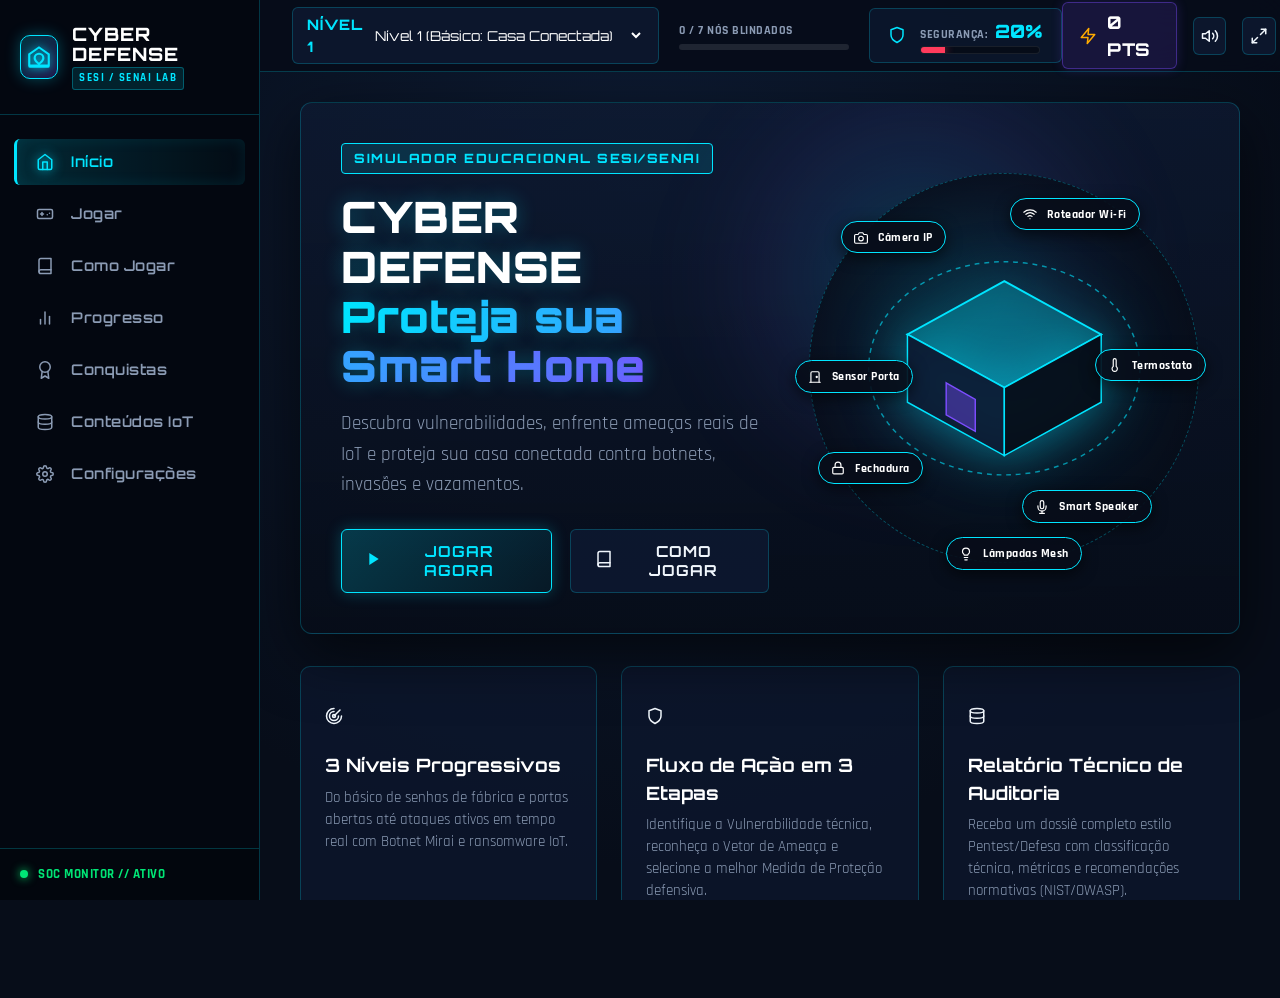
<file: index.html>
<!DOCTYPE html>
<html lang="pt-BR">
<head>
    <meta charset="UTF-8">
    <meta name="viewport" content="width=device-width, initial-scale=1.0">
    <title>Cyber Defense: Proteja sua Smart Home | Simulador IoT SESI/SENAI</title>
    <meta name="description" content="Simulador educativo de cibersegurança em IoT para o curso Técnico em Desenvolvimento de Sistemas (SESI/SENAI).">
    
    <!-- Estilos CSS -->
    <link rel="stylesheet" href="css/main.css">
    <link rel="stylesheet" href="css/components.css">
    <link rel="stylesheet" href="css/isometric-map.css">
    <link rel="stylesheet" href="css/report.css">
</head>
<body>

    <div id="app-layout">
        <!-- ==========================================
             1. SIDEBAR FIXA ESQUERDA
             ========================================== -->
        <aside id="app-sidebar">
            <div class="sidebar-brand-container">
                <div class="brand-icon-shield">
                    <!-- Ícone Casa com Escudo Holográfico SVG -->
                    <svg viewBox="0 0 24 24">
                        <path d="M12 2L2 9v11a2 2 0 0 0 2 2h16a2 2 0 0 0 2-2V9l-10-7zm0 2.25l8 5.75v9H4V10l8-5.75zm0 3.75a5 5 0 0 0-5 5c0 3.5 5 6.5 5 6.5s5-3 5-6.5a5 5 0 0 0-5-5zm0 2a3 3 0 0 1 3 3c0 1.5-2 3.5-3 4.4-1-.9-3-2.9-3-4.4a3 3 0 0 1 3-3z"/>
                    </svg>
                </div>
                <div class="brand-text">
                    <h1>CYBER DEFENSE</h1>
                    <span class="brand-tag-sesi">SESI / SENAI LAB</span>
                </div>
            </div>

            <!-- Menu de Navegação Profissional -->
            <nav class="sidebar-nav-menu">
                <a href="#home" class="nav-link active" data-view="home">
                    <span class="nav-icon" data-icon="home"></span>
                    <span>Início</span>
                </a>
                <a href="#game" class="nav-link" data-view="game">
                    <span class="nav-icon" data-icon="gamepad"></span>
                    <span>Jogar</span>
                </a>
                <a href="#howto" class="nav-link" data-view="howto">
                    <span class="nav-icon" data-icon="book"></span>
                    <span>Como Jogar</span>
                </a>
                <a href="#progress" class="nav-link" data-view="progress">
                    <span class="nav-icon" data-icon="barChart"></span>
                    <span>Progresso</span>
                </a>
                <a href="#achievements" class="nav-link" data-view="achievements">
                    <span class="nav-icon" data-icon="award"></span>
                    <span>Conquistas</span>
                </a>
                <a href="#knowledge" class="nav-link" data-view="knowledge">
                    <span class="nav-icon" data-icon="database"></span>
                    <span>Conteúdos IoT</span>
                </a>
                <a href="#settings" class="nav-link" data-view="settings">
                    <span class="nav-icon" data-icon="settings"></span>
                    <span>Configurações</span>
                </a>
            </nav>

            <!-- Rodapé da Sidebar com Status do SOC -->
            <div class="sidebar-footer-card">
                <div class="soc-pulse-indicator">
                    <span class="live-dot"></span>
                    <span>SOC MONITOR // ATIVO</span>
                </div>
            </div>
        </aside>

        <!-- ==========================================
             2. TOPBAR FIXA SUPERIOR
             ========================================== -->
        <div id="main-viewport">
            <header id="app-topbar">
                <div class="topbar-left-cluster">
                    <!-- Indicador de Nível Atual -->
                    <div class="level-badge-box">
                        <span class="level-tag" id="topbar-level-display">NÍVEL 1</span>
                        <select id="topbar-level-select" class="level-select-cyber" title="Trocar Nível">
                            <option value="1">Nível 1 (Básico: Casa Conectada)</option>
                            <option value="2">Nível 2 (Rede & Automação)</option>
                            <option value="3">Nível 3 (Ataque Ativo / Avançado)</option>
                        </select>
                    </div>

                    <!-- Barra de Progresso por Etapas / Nós Blindados -->
                    <div class="nodes-progress-group">
                        <div class="nodes-progress-label">
                            <span id="topbar-nodes-progress">0 / 7 NÓS BLINDADOS</span>
                        </div>
                        <div class="progress-track-cyber">
                            <div class="progress-bar-fill" id="topbar-nodes-bar"></div>
                        </div>
                    </div>

                    <!-- Medidor Dinâmico de Segurança: X% -->
                    <div class="security-gauge-group">
                        <span class="gauge-icon" data-icon="shield"></span>
                        <div class="gauge-meta">
                            <div class="gauge-title-row">
                                <span class="label">SEGURANÇA:</span>
                                <span class="val" id="topbar-security-val">20%</span>
                            </div>
                            <div class="gauge-track">
                                <div class="gauge-fill" id="topbar-security-gauge"></div>
                            </div>
                        </div>
                    </div>
                </div>

                <!-- Placar de Pontuação & Ações Rápidas -->
                <div class="topbar-right-cluster">
                    <div class="score-display-box">
                        <span class="score-icon" data-icon="zap"></span>
                        <span class="score-val" id="topbar-score-display">0 PTS</span>
                    </div>

                    <button class="quick-btn" id="btn-quick-sound" title="Silenciar / Ativar Som" data-icon="volume2">
                    </button>
                    <button class="quick-btn" id="btn-quick-fullscreen" title="Alternar Tela Cheia" data-icon="maximize">
                    </button>
                </div>
            </header>

            <!-- ==========================================
                 3. SEÇÕES DE CONTEÚDO (SPA)
                 ========================================== -->
            <div id="content-container">

                <!-- SEÇÃO 1: INÍCIO (HERO BANNER COM PLANTA ISOMÉTRICA) -->
                <section id="view-home" class="view-section active">
                    <div class="hero-banner-container">
                        <div class="hero-glow-back"></div>
                        <div class="hero-content-split">
                            <div class="hero-text-col">
                                <span class="hero-badge-tag">SIMULADOR EDUCACIONAL SESI/SENAI</span>
                                <h1 class="hero-main-title">CYBER DEFENSE<br><span>Proteja sua Smart Home</span></h1>
                                <p class="hero-subtitle">
                                    Descubra vulnerabilidades, enfrente ameaças reais de IoT e proteja sua casa conectada contra botnets, invasões e vazamentos.
                                </p>
                                <div class="hero-cta-group">
                                    <button class="cyber-btn cyber-btn-primary" id="btn-hero-play">
                                        <span data-icon="play"></span> JOGAR AGORA
                                    </button>
                                    <button class="cyber-btn cyber-btn-secondary" id="btn-hero-howto">
                                        <span data-icon="book"></span> COMO JOGAR
                                    </button>
                                </div>
                            </div>

                            <!-- Ilustração da Smart Home com Cúpula Holográfica e Etiquetas -->
                            <div class="hero-visual-col">
                                <div class="hero-holo-dome-wrapper">
                                    <div class="hero-house-graphic">
                                        <svg viewBox="0 0 300 240" fill="none" xmlns="http://www.w3.org/2000/svg">
                                            <!-- Telhado Isométrico -->
                                            <polygon points="150,30 250,85 150,140 50,85" fill="rgba(0, 229, 255, 0.25)" stroke="#00e5ff" stroke-width="2"/>
                                            <!-- Paredes da Casa -->
                                            <polygon points="50,85 150,140 150,210 50,155" fill="rgba(14, 26, 50, 0.9)" stroke="#00e5ff" stroke-width="1.5"/>
                                            <polygon points="150,140 250,85 250,155 150,210" fill="rgba(7, 13, 25, 0.95)" stroke="#00e5ff" stroke-width="1.5"/>
                                            <!-- Porta de Entrada com Fechadura -->
                                            <polygon points="90,135 120,152 120,185 90,168" fill="rgba(124, 77, 255, 0.4)" stroke="#7c4dff" stroke-width="1.5"/>
                                            <!-- Cúpula de Escudo -->
                                            <ellipse cx="150" cy="120" rx="140" ry="110" stroke="rgba(0, 229, 255, 0.6)" stroke-width="1.5" stroke-dasharray="5,5" fill="none"/>
                                        </svg>
                                    </div>

                                    <!-- Etiquetas Flutuantes Interativas -->
                                    <div class="hero-device-pill pill-camera" data-target-dev="camera"><span data-icon="camera"></span> Câmera IP</div>
                                    <div class="hero-device-pill pill-router" data-target-dev="router"><span data-icon="wifi"></span> Roteador Wi-Fi</div>
                                    <div class="hero-device-pill pill-lock" data-target-dev="smartlock"><span data-icon="lock"></span> Fechadura</div>
                                    <div class="hero-device-pill pill-speaker" data-target-dev="speaker"><span data-icon="mic"></span> Smart Speaker</div>
                                    <div class="hero-device-pill pill-thermostat" data-target-dev="thermostat"><span data-icon="thermometer"></span> Termostato</div>
                                    <div class="hero-device-pill pill-doorsensor" data-target-dev="doorsensor"><span data-icon="door"></span> Sensor Porta</div>
                                    <div class="hero-device-pill pill-bulb" data-target-dev="smartbulb"><span data-icon="bulb"></span> Lâmpadas Mesh</div>
                                </div>
                            </div>
                        </div>
                    </div>

                    <!-- Cards de Destaque -->
                    <div class="home-features-grid">
                        <div class="feature-card">
                            <div class="feature-icon" data-icon="radar"></div>
                            <h3>3 Níveis Progressivos</h3>
                            <p>Do básico de senhas de fábrica e portas abertas até ataques ativos em tempo real com Botnet Mirai e ransomware IoT.</p>
                        </div>
                        <div class="feature-card">
                            <div class="feature-icon" data-icon="shield"></div>
                            <h3>Fluxo de Ação em 3 Etapas</h3>
                            <p>Identifique a Vulnerabilidade técnica, reconheça o Vetor de Ameaça e selecione a melhor Medida de Proteção defensiva.</p>
                        </div>
                        <div class="feature-card">
                            <div class="feature-icon" data-icon="database"></div>
                            <h3>Relatório Técnico de Auditoria</h3>
                            <p>Receba um dossiê completo estilo Pentest/Defesa com classificação técnica, métricas e recomendações normativas (NIST/OWASP).</p>
                        </div>
                    </div>
                </section>

                <!-- SEÇÃO 2: JOGAR (MAPA ISOMÉTRICO INTERATIVO & GAMEPLAY) -->
                <section id="view-game" class="view-section">
                    <!-- Barra de Filtros Rápidos por Cômodo -->
                    <div class="map-filter-bar">
                        <span class="filter-lbl">FILTRAR CÔMODOS:</span>
                        <button class="filter-room-btn active" data-room="all">TODOS</button>
                        <button class="filter-room-btn" data-room="living">SALA DE ESTAR</button>
                        <button class="filter-room-btn" data-room="bedroom">QUARTO</button>
                        <button class="filter-room-btn" data-room="kitchen">COZINHA</button>
                        <button class="filter-room-btn" data-room="entrance">ENTRADA / FACHADA</button>
                        <div class="map-actions-cluster">
                            <button class="scan-radar-btn" id="btn-camera-mode" title="Alternar Ângulo de Câmera 3D">
                                <span data-icon="video"></span> CÂMERA: ÓRBITA 3D
                            </button>
                            <button class="scan-radar-btn" id="btn-palette-3d" title="Alternar Paleta de Cores Neon">
                                <span data-icon="sliders"></span> PALETA NEON
                            </button>
                            <button class="scan-radar-btn" id="btn-scan-network" title="Disparar Varredura com Radar e Pulso EMP">
                                <span data-icon="radar"></span> PULSO RADAR
                            </button>
                        </div>
                    </div>

                    <div class="gameplay-layout-grid">
                        <!-- Mapa Isométrico Interativo com Cúpula Holográfica -->
                        <div class="map-canvas-container" id="isometric-map-wrapper">
                            <!-- Canvas 2D / WebGL Fallback -->
                            <canvas id="dome-canvas"></canvas>

                            <!-- Banner Flutuante de Interação com Dispositivo [E] -->
                            <div id="agent-interaction-prompt-3d" class="interaction-prompt-3d" style="display: none;"></div>

                            <!-- HUD de Controles de Exploração Livre -->
                            <div class="exploration-hud-overlay" id="exploration-controls-hud">
                                <div class="hud-guide-badge">
                                    <span class="hud-icon"><span data-icon="gamepad"></span></span>
                                    <span>EXPLORAÇÃO 3D: <strong>WASD / Setas</strong> para andar | <strong>Clique no chão</strong> | <strong>Arrastar mouse</strong> para girar 3D | <strong>[E]</strong> Inspecionar</span>
                                </div>
                                <div class="virtual-dpad">
                                    <button class="dpad-btn dpad-up" id="btn-dpad-up">▲</button>
                                    <div class="dpad-middle">
                                        <button class="dpad-btn dpad-left" id="btn-dpad-left">◀</button>
                                        <button class="dpad-btn dpad-center" id="btn-dpad-interact">E</button>
                                        <button class="dpad-btn dpad-right" id="btn-dpad-right">▶</button>
                                    </div>
                                    <button class="dpad-btn dpad-down" id="btn-dpad-down">▼</button>
                                </div>
                            </div>
                        </div>

                        <!-- Painel Lateral SOC do Gameplay -->
                        <aside class="game-soc-sidebar">
                            <!-- Card de Radar de Ameaças -->
                            <div class="soc-status-card">
                                <h3><span data-icon="alertTriangle"></span> STATUS DO PERÍMETRO</h3>
                                <div class="threat-radar-indicator">
                                    <div class="threat-row">
                                        <span>Exposição WAN</span>
                                        <div class="threat-bar">
                                            <div class="threat-fill threat-fill-critical"></div>
                                        </div>
                                    </div>
                                    <div class="threat-row">
                                        <span>Isolamento VLAN</span>
                                        <div class="threat-bar">
                                            <div class="threat-fill threat-fill-medium"></div>
                                        </div>
                                    </div>
                                    <div class="threat-row">
                                        <span>Criptografia TLS</span>
                                        <div class="threat-bar">
                                            <div class="threat-fill threat-fill-low"></div>
                                        </div>
                                    </div>
                                </div>
                            </div>

                            <!-- Feed de Logs SOC ao Vivo -->
                            <div class="soc-live-feed-card">
                                <div class="feed-header">
                                    <span>SOC THREAT FEED // LIVE STREAM</span>
                                    <span class="live-dot"></span>
                                </div>
                                <div class="soc-live-stream-box" id="soc-live-stream-log">
                                    <div class="soc-feed-line">
                                        <span class="time">[INIT]</span>
                                        <span class="text">Simulador de Defesa Inicializado. Conectado ao Gateway IoT.</span>
                                    </div>
                                </div>
                            </div>
                        </aside>
                    </div>
                </section>

                <!-- SEÇÃO 3: COMO JOGAR -->
                <section id="view-howto" class="view-section">
                    <div class="page-header-box">
                        <h2>COMO JOGAR O SIMULADOR</h2>
                        <p>Domine os 3 pilares da cibersegurança em IoT para neutralizar ameaças e blindar a residência.</p>
                    </div>

                    <div class="howto-steps-grid">
                        <div class="howto-card">
                            <div class="card-step-num">01</div>
                            <h3>Navegue e Inspecione</h3>
                            <p>Observe a planta da casa. Dispositivos vulneráveis exibem um indicador de alerta e notificações estilo SOC. Clique em qualquer nó para abrir o console de inspeção.</p>
                        </div>
                        <div class="howto-card">
                            <div class="card-step-num">02</div>
                            <h3>Resolva as 3 Etapas</h3>
                            <p>Para cada dispositivo, passe pelas 3 etapas obrigatórias:
                                <br>1. <strong>Identificar Vulnerabilidade</strong>
                                <br>2. <strong>Reconhecer Ameaça</strong>
                                <br>3. <strong>Selecionar Medida de Proteção</strong>
                            </p>
                        </div>
                        <div class="howto-card">
                            <div class="card-step-num">03</div>
                            <h3>Blinde a Cúpula</h3>
                            <p>Cada acerto fortalece a Cúpula Holográfica e sobe o medidor de Segurança %. Ao proteger todos os 7 dispositivos, você recebe o Relatório Técnico de Auditoria.</p>
                        </div>
                    </div>
                </section>

                <!-- SEÇÃO 4: PROGRESSO -->
                <section id="view-progress" class="view-section">
                    <div class="page-header-box">
                        <h2>PAINEL DE PROGRESSO & AUDITORIA</h2>
                        <p>Acompanhe suas estatísticas de defesa cibernética, taxa de precisão e histórico de intervenções.</p>
                    </div>
                    <div id="progress-dashboard-content"></div>
                </section>

                <!-- SEÇÃO 5: CONQUISTAS -->
                <section id="view-achievements" class="view-section">
                    <div class="page-header-box">
                        <h2>CONQUISTAS E MEDALHAS</h2>
                        <p>Desbloqueie insígnias de excelência em cibersegurança e mostre suas habilidades como especialista.</p>
                    </div>
                    <div class="achievements-grid" id="achievements-grid"></div>
                </section>

                <!-- SEÇÃO 6: CONTEÚDOS & GLOSSÁRIO TÉCNICO SESI/SENAI -->
                <section id="view-knowledge" class="view-section">
                    <div class="page-header-box">
                        <h2>CONTEÚDOS EDUCATIVOS // IOT & CIBERSEGURANÇA</h2>
                        <p>Guia de referência para o curso Técnico em Desenvolvimento de Sistemas (SESI/SENAI).</p>
                    </div>

                    <div class="kb-tabs-bar">
                        <button class="kb-tab-btn active" data-target="kb-protocols-list">PROTOCOLOS IOT</button>
                        <button class="kb-tab-btn" data-target="kb-threats-list">AMEAÇAS CIBERNÉTICAS</button>
                        <button class="kb-tab-btn" data-target="kb-practices-list">BOAS PRÁTICAS & NORMAS</button>
                    </div>

                    <!-- Abas de Conteúdo -->
                    <div class="kb-tab-pane active" id="kb-protocols-list"></div>
                    <div class="kb-tab-pane" id="kb-threats-list"></div>
                    <div class="kb-tab-pane" id="kb-practices-list"></div>
                </section>

                <!-- SEÇÃO 7: CONFIGURAÇÕES -->
                <section id="view-settings" class="view-section">
                    <div class="page-header-box">
                        <h2>CONFIGURAÇÕES DO SIMULADOR</h2>
                        <p>Ajuste os parâmetros de áudio sintetizado, efeitos visuais e gerenciamento de dados salvos.</p>
                    </div>

                    <div class="settings-group">
                        <div class="setting-row">
                            <div class="setting-info">
                                <h4>Efeitos Sonoros (Web Audio API)</h4>
                                <p>Sons sintetizados em tempo real para cliques, alertas, acertos e glitches.</p>
                            </div>
                            <label class="cyber-switch">
                                <input type="checkbox" id="setting-sound-toggle" checked>
                                <span class="switch-slider"></span>
                            </label>
                        </div>

                        <div class="setting-row">
                            <div class="setting-info">
                                <h4>Volume Master</h4>
                                <p>Controle de ganho principal do sintetizador de áudio.</p>
                            </div>
                            <input type="range" class="cyber-slider" id="setting-volume-slider" min="0" max="1" step="0.05" value="0.5">
                        </div>

                        <div class="setting-row">
                            <div class="setting-info">
                                <h4>Ambiência Cyber (Drone Lo-Fi Procedural)</h4>
                                <p>Sintetizador procedural de fundo gerando textura sci-fi suave e imersiva.</p>
                            </div>
                            <label class="cyber-switch">
                                <input type="checkbox" id="setting-ambient-toggle">
                                <span class="switch-slider"></span>
                            </label>
                        </div>

                        <div class="setting-row">
                            <div class="setting-info">
                                <h4>Efeito CRT / Scanlines</h4>
                                <p>Adiciona linhas de varredura retrô-futuristas na interface.</p>
                            </div>
                            <label class="cyber-switch">
                                <input type="checkbox" id="setting-scanlines-toggle">
                                <span class="switch-slider"></span>
                            </label>
                        </div>

                        <div class="setting-row">
                            <div class="setting-info">
                                <h4>Resetar Todo o Progresso</h4>
                                <p>Limpa pontuações salvas no LocalStorage e reinicia os 3 níveis.</p>
                            </div>
                            <button class="cyber-btn cyber-btn-danger" id="btn-reset-progress">
                                <span data-icon="rotate"></span> RESETAR DADOS
                            </button>
                        </div>
                    </div>
                </section>

            </div>
        </div>
    </div>

    <!-- ==========================================
         4. MODAL INSPETOR DE DISPOSITIVOS (3 ETAPAS)
         ========================================== -->
    <div id="device-inspector-modal" class="cyber-modal-overlay">
        <div class="inspector-modal-box">
            <button class="modal-close-btn" title="Fechar Janela">✕</button>
            <div class="modal-body-container"></div>
        </div>
    </div>

    <!-- ==========================================
         5. MODAL RELATÓRIO FINAL DE AUDITORIA
         ========================================== -->
    <div id="audit-report-modal" class="cyber-modal-overlay">
        <div class="report-modal-box">
            <button class="report-close-btn" title="Fechar Janela">✕</button>
            <div class="report-modal-content"></div>
        </div>
    </div>

    <!-- Scripts da Aplicação Modular -->
    <script src="js/icons.js"></script>
    <script src="js/audio.js"></script>
    <script src="js/data.js"></script>
    <script src="js/gameState.js"></script>
    <script src="js/three.min.js"></script>
    <script src="js/OrbitControls.js"></script>
    <script src="js/smartHome3D.js"></script>
    <script src="js/explorationMode.js"></script>
    <script src="js/isometricMap.js"></script>
    <script src="js/modalInspector.js"></script>
    <script src="js/report.js"></script>
    <script src="js/app.js"></script>
</body>
</html>
</file>
<file: css/main.css>
/**
 * Cyber Defense: Proteja sua Smart Home
 * Estilos Principais (main.css)
 * SESI/SENAI - Técnico em Desenvolvimento de Sistemas
 */

@import url('https://fonts.googleapis.com/css2?family=JetBrains+Mono:wght@400;600;800&family=Orbitron:wght@500;700;900&family=Rajdhani:wght@500;600;700&display=swap');

:root {
    /* Paleta Cyberpunk & Dark Mode */
    --bg-deep: #070d19;
    --bg-darker: #040810;
    --bg-surface: rgba(14, 26, 50, 0.65);
    --bg-surface-elevated: rgba(20, 36, 68, 0.85);
    --border-glass: rgba(0, 229, 255, 0.22);
    --border-glass-hover: rgba(0, 229, 255, 0.6);

    /* Cores Neons e Alertas */
    --cyber-cyan: #00e5ff;
    --cyber-cyan-glow: rgba(0, 229, 255, 0.4);
    --cyber-green: #00e676;
    --cyber-green-glow: rgba(0, 230, 118, 0.4);
    --cyber-red: #ff3b5c;
    --cyber-red-glow: rgba(255, 59, 92, 0.45);
    --cyber-purple: #7c4dff;
    --cyber-purple-glow: rgba(124, 77, 255, 0.35);
    --cyber-amber: #ffab00;

    /* Tipografia e Cores de Texto */
    --text-primary: #f0f6fc;
    --text-secondary: #8b9bb4;
    --text-muted: #57657a;
    --font-heading: 'Orbitron', 'Rajdhani', sans-serif;
    --font-ui: 'Rajdhani', -apple-system, BlinkMacSystemFont, 'Segoe UI', Roboto, sans-serif;
    --font-mono: 'JetBrains Mono', Consolas, 'Courier New', monospace;

    /* Dimensões de Layout */
    --sidebar-width: 260px;
    --topbar-height: 72px;
}

/* Reset Global & Caixa */
*, *::before, *::after {
    box-sizing: border-box;
    margin: 0;
    padding: 0;
}

html, body {
    width: 100%;
    height: 100%;
    background-color: var(--bg-deep);
    color: var(--text-primary);
    font-family: var(--font-ui);
    font-size: 16px;
    line-height: 1.5;
    overflow-x: hidden;
    -webkit-font-smoothing: antialiased;
}

/* Scrollbar Personalizada Cyber */
::-webkit-scrollbar {
    width: 8px;
    height: 8px;
}
::-webkit-scrollbar-track {
    background: var(--bg-darker);
}
::-webkit-scrollbar-thumb {
    background: rgba(0, 229, 255, 0.3);
    border-radius: 4px;
}
::-webkit-scrollbar-thumb:hover {
    background: var(--cyber-cyan);
    box-shadow: 0 0 10px var(--cyber-cyan-glow);
}

/* Efeito Opcional de Scanlines CRT */
.scanlines-enabled::after {
    content: " ";
    display: block;
    position: fixed;
    top: 0; left: 0; bottom: 0; right: 0;
    background: linear-gradient(rgba(18, 16, 16, 0) 50%, rgba(0, 0, 0, 0.25) 50%), linear-gradient(90deg, rgba(255, 0, 0, 0.04), rgba(0, 255, 0, 0.01), rgba(0, 0, 255, 0.04));
    z-index: 9999;
    background-size: 100% 3px, 6px 100%;
    pointer-events: none;
    opacity: 0.8;
}

/* Efeito Glitch de Intrusão */
@keyframes screenGlitchAnim {
    0% { transform: translate(0); filter: hue-rotate(0deg); }
    20% { transform: translate(-3px, 3px); filter: hue-rotate(90deg) brightness(1.3); }
    40% { transform: translate(-3px, -3px); filter: hue-rotate(180deg); }
    60% { transform: translate(3px, 3px); filter: hue-rotate(270deg); }
    80% { transform: translate(3px, -3px); filter: hue-rotate(360deg); }
    100% { transform: translate(0); filter: none; }
}

.intrusion-glitch-active {
    animation: screenGlitchAnim 0.3s cubic-bezier(0.25, 0.46, 0.45, 0.94) both;
}

/* Estrutura Principal da Aplicação */
#app-layout {
    display: flex;
    min-height: 100vh;
    width: 100vw;
    background: radial-gradient(circle at 50% 20%, #0d1b33 0%, var(--bg-deep) 65%);
}

/* Área de Conteúdo Principal */
#main-viewport {
    margin-left: var(--sidebar-width);
    flex: 1;
    display: flex;
    flex-direction: column;
    min-height: 100vh;
    position: relative;
}

#content-container {
    padding-top: var(--topbar-height);
    flex: 1;
    position: relative;
    padding-bottom: 40px;
}

/* Alternância de Telas (SPA) */
.view-section {
    display: none;
    padding: 30px 40px;
    animation: fadeInView 0.35s ease-out forwards;
}

.view-section.active {
    display: block;
}

@keyframes fadeInView {
    from {
        opacity: 0;
        transform: translateY(8px);
    }
    to {
        opacity: 1;
        transform: translateY(0);
    }
}

/* Utilitários Tipográficos */
.font-mono {
    font-family: var(--font-mono) !important;
}

.text-cyan { color: var(--cyber-cyan) !important; }
.text-green { color: var(--cyber-green) !important; }
.text-red { color: var(--cyber-red) !important; }
.text-purple { color: var(--cyber-purple) !important; }
.text-muted { color: var(--text-muted) !important; }

/* Botões Cyber Reutilizáveis */
.cyber-btn {
    display: inline-flex;
    align-items: center;
    justify-content: center;
    gap: 10px;
    padding: 12px 24px;
    font-family: var(--font-heading);
    font-size: 0.95rem;
    font-weight: 700;
    text-transform: uppercase;
    letter-spacing: 1px;
    border-radius: 6px;
    cursor: pointer;
    transition: all 0.2s cubic-bezier(0.4, 0, 0.2, 1);
    position: relative;
    overflow: hidden;
    outline: none;
}

.cyber-btn-primary {
    background: linear-gradient(135deg, rgba(0, 229, 255, 0.2), rgba(0, 229, 255, 0.05));
    border: 1.5px solid var(--cyber-cyan);
    color: var(--cyber-cyan);
    box-shadow: 0 0 15px rgba(0, 229, 255, 0.25);
}

.cyber-btn-primary:hover {
    background: var(--cyber-cyan);
    color: #070d19;
    box-shadow: 0 0 25px var(--cyber-cyan-glow);
    transform: translateY(-2px);
}

.cyber-btn-secondary {
    background: rgba(14, 26, 50, 0.8);
    border: 1.5px solid var(--border-glass);
    color: var(--text-primary);
}

.cyber-btn-secondary:hover {
    border-color: var(--cyber-cyan);
    color: var(--cyber-cyan);
    transform: translateY(-2px);
}

.cyber-btn-success {
    background: linear-gradient(135deg, rgba(0, 230, 118, 0.2), rgba(0, 230, 118, 0.05));
    border: 1.5px solid var(--cyber-green);
    color: var(--cyber-green);
    box-shadow: 0 0 15px rgba(0, 230, 118, 0.25);
}

.cyber-btn-success:hover {
    background: var(--cyber-green);
    color: #070d19;
    box-shadow: 0 0 25px var(--cyber-green-glow);
    transform: translateY(-2px);
}

.cyber-btn-danger {
    background: linear-gradient(135deg, rgba(255, 59, 92, 0.2), rgba(255, 59, 92, 0.05));
    border: 1.5px solid var(--cyber-red);
    color: var(--cyber-red);
    box-shadow: 0 0 15px rgba(255, 59, 92, 0.25);
}

.cyber-btn-danger:hover {
    background: var(--cyber-red);
    color: #fff;
    box-shadow: 0 0 25px var(--cyber-red-glow);
    transform: translateY(-2px);
}

.cyber-btn-ghost {
    background: transparent;
    border: 1px solid rgba(255, 255, 255, 0.15);
    color: var(--text-secondary);
}

.cyber-btn-ghost:hover {
    border-color: #fff;
    color: #fff;
}

/* Toasts de Notificação Cyber */
.cyber-toast {
    position: fixed;
    bottom: 24px;
    right: 24px;
    padding: 14px 22px;
    background: rgba(7, 13, 25, 0.95);
    backdrop-filter: blur(12px);
    border-radius: 6px;
    font-family: var(--font-heading);
    font-size: 0.9rem;
    font-weight: 600;
    letter-spacing: 0.5px;
    z-index: 10000;
    opacity: 0;
    transform: translateY(20px);
    transition: all 0.3s cubic-bezier(0.4, 0, 0.2, 1);
    box-shadow: 0 10px 30px rgba(0, 0, 0, 0.7);
    pointer-events: none;
}

.cyber-toast.show {
    opacity: 1;
    transform: translateY(0);
}

.toast-info {
    border-left: 4px solid var(--cyber-cyan);
    color: var(--cyber-cyan);
}
.toast-success {
    border-left: 4px solid var(--cyber-green);
    color: var(--cyber-green);
}
.toast-danger {
    border-left: 4px solid var(--cyber-red);
    color: var(--cyber-red);
}
.toast-warning {
    border-left: 4px solid var(--cyber-amber);
    color: var(--cyber-amber);
}

/* Banner Flutuante de Conquista */
.achievement-toast-banner {
    position: fixed;
    top: calc(var(--topbar-height) + 16px);
    right: 24px;
    display: flex;
    align-items: center;
    gap: 16px;
    padding: 18px 24px;
    background: rgba(14, 26, 50, 0.96);
    backdrop-filter: blur(16px);
    border: 1.5px solid var(--cyber-amber);
    border-radius: 8px;
    box-shadow: 0 10px 40px rgba(255, 171, 0, 0.35);
    z-index: 9998;
    opacity: 0;
    transform: translateX(50px);
    transition: all 0.4s cubic-bezier(0.34, 1.56, 0.64, 1);
}

.achievement-toast-banner.show {
    opacity: 1;
    transform: translateX(0);
}

.ach-toast-icon {
    font-size: 2.2rem;
    filter: drop-shadow(0 0 10px rgba(255, 171, 0, 0.8));
}

.ach-toast-sub {
    font-size: 0.75rem;
    font-weight: 800;
    color: var(--cyber-amber);
    letter-spacing: 1.5px;
    text-transform: uppercase;
}

.ach-toast-title {
    font-family: var(--font-heading);
    font-size: 1.15rem;
    color: #fff;
    margin: 2px 0;
}

.ach-toast-desc {
    font-size: 0.85rem;
    color: var(--text-secondary);
}
</file>
<file: css/components.css>
/**
 * Cyber Defense: Proteja sua Smart Home
 * Componentes de Interface (components.css)
 * SESI/SENAI - Técnico em Desenvolvimento de Sistemas
 */

/* =======================================================
   1. SIDEBAR FIXA ESQUERDA
   ======================================================= */
#app-sidebar {
    position: fixed;
    top: 0;
    left: 0;
    width: var(--sidebar-width);
    height: 100vh;
    background: rgba(4, 8, 16, 0.95);
    backdrop-filter: blur(20px);
    border-right: 1.5px solid var(--border-glass);
    display: flex;
    flex-direction: column;
    z-index: 1000;
}

.sidebar-brand-container {
    padding: 24px 20px;
    border-bottom: 1px solid var(--border-glass);
    display: flex;
    align-items: center;
    gap: 14px;
}

.brand-icon-shield {
    width: 44px;
    height: 44px;
    background: linear-gradient(135deg, rgba(0, 229, 255, 0.2), rgba(124, 77, 255, 0.25));
    border: 1.5px solid var(--cyber-cyan);
    border-radius: 10px;
    display: flex;
    align-items: center;
    justify-content: center;
    box-shadow: 0 0 15px rgba(0, 229, 255, 0.3);
}

.brand-icon-shield svg {
    width: 26px;
    height: 26px;
    fill: var(--cyber-cyan);
    filter: drop-shadow(0 0 5px var(--cyber-cyan));
}

.brand-text h1 {
    font-family: var(--font-heading);
    font-size: 1.15rem;
    font-weight: 800;
    letter-spacing: 1px;
    color: #fff;
    line-height: 1.1;
}

.brand-tag-sesi {
    display: inline-block;
    margin-top: 3px;
    font-size: 0.68rem;
    font-weight: 800;
    letter-spacing: 1.5px;
    color: var(--cyber-cyan);
    background: rgba(0, 229, 255, 0.12);
    padding: 2px 6px;
    border-radius: 3px;
    border: 1px solid rgba(0, 229, 255, 0.3);
}

/* Menu de Navegação da Sidebar */
.sidebar-nav-menu {
    flex: 1;
    padding: 24px 14px;
    display: flex;
    flex-direction: column;
    gap: 6px;
    overflow-y: auto;
}

.nav-link {
    display: flex;
    align-items: center;
    gap: 14px;
    padding: 12px 16px;
    color: var(--text-secondary);
    text-decoration: none;
    font-family: var(--font-heading);
    font-size: 0.92rem;
    font-weight: 600;
    letter-spacing: 0.5px;
    border-radius: 6px;
    transition: all 0.2s ease;
    border-left: 3px solid transparent;
}

.nav-link .nav-icon {
    font-size: 1.25rem;
    width: 24px;
    display: flex;
    justify-content: center;
    transition: transform 0.2s ease;
}

.nav-link:hover {
    color: #fff;
    background: rgba(0, 229, 255, 0.08);
    border-left-color: rgba(0, 229, 255, 0.5);
}

.nav-link:hover .nav-icon {
    transform: scale(1.15);
}

.nav-link.active {
    color: var(--cyber-cyan);
    background: linear-gradient(90deg, rgba(0, 229, 255, 0.15), rgba(0, 229, 255, 0.02));
    border-left-color: var(--cyber-cyan);
    box-shadow: inset 0 0 15px rgba(0, 229, 255, 0.1);
}

.nav-link.active .nav-icon {
    filter: drop-shadow(0 0 6px var(--cyber-cyan));
}

.sidebar-footer-card {
    padding: 16px 20px;
    border-top: 1px solid var(--border-glass);
    background: rgba(0, 0, 0, 0.2);
}

.soc-pulse-indicator {
    display: flex;
    align-items: center;
    gap: 10px;
    font-size: 0.8rem;
    font-weight: 700;
    letter-spacing: 0.5px;
    color: var(--cyber-green);
}

.live-dot {
    width: 8px;
    height: 8px;
    border-radius: 50%;
    background-color: var(--cyber-green);
    box-shadow: 0 0 10px var(--cyber-green);
    animation: pulseSocDot 1.5s infinite;
}

@keyframes pulseSocDot {
    0%, 100% { opacity: 1; transform: scale(1); }
    50% { opacity: 0.4; transform: scale(0.85); }
}

/* =======================================================
   2. TOPBAR FIXA SUPERIOR
   ======================================================= */
#app-topbar {
    position: fixed;
    top: 0;
    left: var(--sidebar-width);
    right: 0;
    height: var(--topbar-height);
    background: rgba(7, 13, 25, 0.92);
    backdrop-filter: blur(20px);
    border-bottom: 1.5px solid var(--border-glass);
    display: flex;
    align-items: center;
    justify-content: space-between;
    padding: 0 32px;
    z-index: 999;
}

.topbar-left-cluster {
    display: flex;
    align-items: center;
    gap: 20px;
}

.level-badge-box {
    display: flex;
    align-items: center;
    gap: 8px;
    background: rgba(14, 26, 50, 0.8);
    border: 1px solid var(--border-glass);
    padding: 6px 14px;
    border-radius: 6px;
}

.level-tag {
    font-family: var(--font-heading);
    font-size: 0.9rem;
    font-weight: 800;
    color: var(--cyber-cyan);
    letter-spacing: 1px;
}

.level-select-cyber {
    background: transparent;
    border: none;
    color: #fff;
    font-family: var(--font-heading);
    font-size: 0.85rem;
    cursor: pointer;
    outline: none;
}

.level-select-cyber option {
    background: var(--bg-deep);
    color: #fff;
}

/* Barra de Progresso por Etapas / Nós */
.nodes-progress-group {
    display: flex;
    flex-direction: column;
    gap: 4px;
    min-width: 170px;
}

.nodes-progress-label {
    display: flex;
    justify-content: space-between;
    font-size: 0.75rem;
    font-weight: 700;
    color: var(--text-secondary);
    letter-spacing: 0.5px;
}

.progress-track-cyber {
    width: 100%;
    height: 6px;
    background: rgba(255, 255, 255, 0.1);
    border-radius: 3px;
    overflow: hidden;
}

.progress-bar-fill {
    height: 100%;
    width: 0%;
    background: var(--cyber-cyan);
    box-shadow: 0 0 8px var(--cyber-cyan);
    transition: width 0.4s ease;
}

/* Medidor Dinâmico de Segurança: X% */
.security-gauge-group {
    display: flex;
    align-items: center;
    gap: 14px;
    background: rgba(14, 26, 50, 0.7);
    border: 1px solid var(--border-glass);
    padding: 8px 18px;
    border-radius: 6px;
}

.gauge-icon {
    font-size: 1.4rem;
}

.gauge-meta {
    display: flex;
    flex-direction: column;
    gap: 2px;
}

.gauge-title-row {
    display: flex;
    align-items: baseline;
    gap: 8px;
}

.gauge-title-row .label {
    font-size: 0.78rem;
    font-weight: 700;
    color: var(--text-secondary);
    letter-spacing: 0.5px;
}

.gauge-title-row .val {
    font-family: var(--font-heading);
    font-size: 1.15rem;
    font-weight: 900;
    color: var(--cyber-cyan);
}

.gauge-track {
    width: 120px;
    height: 8px;
    background: rgba(0, 0, 0, 0.4);
    border-radius: 4px;
    overflow: hidden;
    border: 1px solid rgba(255, 255, 255, 0.08);
}

.gauge-fill {
    height: 100%;
    width: 20%;
    background: var(--cyber-cyan);
    box-shadow: 0 0 10px var(--cyber-cyan-glow);
    transition: width 0.5s cubic-bezier(0.4, 0, 0.2, 1), background-color 0.4s ease;
}

/* Placar de Pontos e Ações Rápidas */
.topbar-right-cluster {
    display: flex;
    align-items: center;
    gap: 16px;
}

.score-display-box {
    display: flex;
    align-items: center;
    gap: 10px;
    padding: 6px 16px;
    background: rgba(124, 77, 255, 0.15);
    border: 1.5px solid rgba(124, 77, 255, 0.4);
    border-radius: 6px;
    box-shadow: 0 0 12px rgba(124, 77, 255, 0.2);
}

.score-display-box .score-icon {
    font-size: 1.2rem;
}

.score-display-box .score-val {
    font-family: var(--font-heading);
    font-size: 1.1rem;
    font-weight: 800;
    color: #fff;
    letter-spacing: 0.5px;
}

.quick-btn {
    width: 38px;
    height: 38px;
    background: rgba(14, 26, 50, 0.8);
    border: 1px solid var(--border-glass);
    border-radius: 6px;
    color: var(--text-primary);
    font-size: 1.1rem;
    cursor: pointer;
    display: flex;
    align-items: center;
    justify-content: center;
    transition: all 0.2s ease;
}

.quick-btn:hover {
    border-color: var(--cyber-cyan);
    color: var(--cyber-cyan);
    box-shadow: 0 0 10px var(--cyber-cyan-glow);
    transform: translateY(-1px);
}

/* =======================================================
   3. TELA INICIAL ("INÍCIO") & HERO BANNER
   ======================================================= */
.hero-banner-container {
    background: linear-gradient(180deg, rgba(14, 26, 50, 0.75) 0%, rgba(7, 13, 25, 0.95) 100%);
    border: 1.5px solid var(--border-glass);
    border-radius: 12px;
    padding: 40px;
    position: relative;
    overflow: hidden;
    box-shadow: 0 20px 60px rgba(0, 0, 0, 0.6);
}

.hero-glow-back {
    position: absolute;
    top: -50px;
    right: 10%;
    width: 450px;
    height: 450px;
    background: radial-gradient(circle, rgba(0, 229, 255, 0.18) 0%, rgba(124, 77, 255, 0.08) 50%, transparent 70%);
    filter: blur(40px);
    pointer-events: none;
}

.hero-content-split {
    display: grid;
    grid-template-columns: 1.1fr 1fr;
    gap: 40px;
    align-items: center;
    position: relative;
    z-index: 2;
}

.hero-text-col {
    display: flex;
    flex-direction: column;
    gap: 18px;
}

.hero-badge-tag {
    align-self: flex-start;
    padding: 5px 12px;
    background: rgba(0, 229, 255, 0.12);
    border: 1px solid var(--cyber-cyan);
    border-radius: 4px;
    font-family: var(--font-heading);
    font-size: 0.8rem;
    font-weight: 800;
    color: var(--cyber-cyan);
    letter-spacing: 1.5px;
}

.hero-main-title {
    font-family: var(--font-heading);
    font-size: 2.7rem;
    font-weight: 900;
    line-height: 1.15;
    letter-spacing: 0.5px;
    color: #fff;
    text-shadow: 0 0 20px rgba(0, 229, 255, 0.3);
}

.hero-main-title span {
    color: var(--cyber-cyan);
    background: linear-gradient(90deg, #00e5ff, #7c4dff);
    -webkit-background-clip: text;
    -webkit-text-fill-color: transparent;
}

.hero-subtitle {
    font-size: 1.2rem;
    color: var(--text-secondary);
    line-height: 1.6;
}

.hero-cta-group {
    display: flex;
    align-items: center;
    gap: 18px;
    margin-top: 10px;
}

/* Ilustração Holográfica da Smart Home no Hero */
.hero-visual-col {
    position: relative;
    display: flex;
    align-items: center;
    justify-content: center;
}

.hero-holo-dome-wrapper {
    width: 100%;
    max-width: 440px;
    aspect-ratio: 1;
    position: relative;
    border-radius: 50%;
    background: radial-gradient(circle, rgba(0, 229, 255, 0.08) 0%, rgba(7, 13, 25, 0.8) 70%);
    border: 1.5px dashed rgba(0, 229, 255, 0.3);
    display: flex;
    align-items: center;
    justify-content: center;
    animation: rotateHoloBorder 40s linear infinite;
}

@keyframes rotateHoloBorder {
    from { transform: rotate(0deg); }
    to { transform: rotate(360deg); }
}

.hero-house-graphic {
    position: absolute;
    width: 75%;
    height: 75%;
    display: flex;
    align-items: center;
    justify-content: center;
}

.hero-house-graphic svg {
    width: 100%;
    height: 100%;
    filter: drop-shadow(0 0 25px rgba(0, 229, 255, 0.5));
}

/* Etiquetas Flutuantes Interativas no Hero */
.hero-device-pill {
    position: absolute;
    padding: 6px 12px;
    background: rgba(7, 13, 25, 0.9);
    border: 1px solid var(--cyber-cyan);
    border-radius: 20px;
    color: #fff;
    font-size: 0.78rem;
    font-weight: 700;
    letter-spacing: 0.5px;
    box-shadow: 0 4px 15px rgba(0, 0, 0, 0.6);
    cursor: pointer;
    transition: all 0.25s ease;
    display: flex;
    align-items: center;
    gap: 6px;
    z-index: 10;
}

.hero-device-pill:hover {
    background: var(--cyber-cyan);
    color: #070d19;
    box-shadow: 0 0 20px var(--cyber-cyan);
    transform: scale(1.1);
}

.pill-camera { top: 12%; left: 8%; }
.pill-router { top: 6%; right: 15%; }
.pill-lock { bottom: 20%; left: 2%; }
.pill-speaker { bottom: 10%; right: 12%; }
.pill-thermostat { top: 45%; right: -2%; }
.pill-doorsensor { top: 48%; left: -4%; }
.pill-bulb { bottom: -2%; left: 35%; }

/* Cards de Destaque da Tela Inicial */
.home-features-grid {
    display: grid;
    grid-template-columns: repeat(3, 1fr);
    gap: 24px;
    margin-top: 32px;
}

.feature-card {
    background: var(--bg-surface);
    border: 1px solid var(--border-glass);
    border-radius: 10px;
    padding: 24px;
    transition: all 0.3s ease;
}

.feature-card:hover {
    border-color: var(--cyber-cyan);
    transform: translateY(-4px);
    box-shadow: 0 10px 30px rgba(0, 229, 255, 0.15);
}

.feature-icon {
    font-size: 2rem;
    margin-bottom: 12px;
}

.feature-card h3 {
    font-family: var(--font-heading);
    font-size: 1.15rem;
    color: #fff;
    margin-bottom: 8px;
}

.feature-card p {
    font-size: 0.92rem;
    color: var(--text-secondary);
    line-height: 1.5;
}

/* =======================================================
   4. MODAL INSPETOR DE DISPOSITIVOS
   ======================================================= */
.cyber-modal-overlay {
    position: fixed;
    top: 0; left: 0; right: 0; bottom: 0;
    background: rgba(4, 8, 16, 0.85);
    backdrop-filter: blur(16px);
    z-index: 10000;
    display: none;
    align-items: center;
    justify-content: center;
    padding: 24px;
}

.cyber-modal-overlay.active {
    display: flex;
}

.inspector-modal-box {
    background: rgba(14, 26, 50, 0.98);
    border: 1.5px solid var(--cyber-cyan);
    box-shadow: 0 0 50px rgba(0, 229, 255, 0.25);
    border-radius: 12px;
    width: 100%;
    max-width: 900px;
    max-height: 92vh;
    overflow-y: auto;
    position: relative;
    padding: 32px;
    animation: zoomModal 0.25s cubic-bezier(0.34, 1.56, 0.64, 1) forwards;
}

@keyframes zoomModal {
    from { opacity: 0; transform: scale(0.92); }
    to { opacity: 1; transform: scale(1); }
}

.modal-close-btn {
    position: absolute;
    top: 20px;
    right: 20px;
    width: 36px;
    height: 36px;
    background: rgba(255, 255, 255, 0.08);
    border: 1px solid rgba(255, 255, 255, 0.2);
    border-radius: 50%;
    color: #fff;
    font-size: 1.2rem;
    display: flex;
    align-items: center;
    justify-content: center;
    cursor: pointer;
    transition: all 0.2s ease;
}

.modal-close-btn:hover {
    background: var(--cyber-red);
    border-color: var(--cyber-red);
    box-shadow: 0 0 15px var(--cyber-red-glow);
}

/* Header do Inspetor */
.inspector-header {
    margin-bottom: 24px;
}

.device-meta-group {
    display: flex;
    align-items: center;
    gap: 18px;
    margin-bottom: 18px;
}

.device-icon-badge {
    width: 60px;
    height: 60px;
    border-radius: 12px;
    display: flex;
    align-items: center;
    justify-content: center;
    font-size: 2rem;
}

.device-icon-badge.vulnerable {
    background: rgba(255, 59, 92, 0.15);
    border: 1.5px solid var(--cyber-red);
    box-shadow: 0 0 20px var(--cyber-red-glow);
}

.device-icon-badge.secured {
    background: rgba(0, 230, 118, 0.15);
    border: 1.5px solid var(--cyber-green);
    box-shadow: 0 0 20px var(--cyber-green-glow);
}

.device-status-badge {
    display: inline-block;
    padding: 3px 8px;
    border-radius: 4px;
    font-size: 0.72rem;
    font-weight: 800;
    letter-spacing: 1px;
    margin-bottom: 4px;
}

.badge-danger {
    background: rgba(255, 59, 92, 0.2);
    color: var(--cyber-red);
    border: 1px solid var(--cyber-red);
}

.badge-safe {
    background: rgba(0, 230, 118, 0.2);
    color: var(--cyber-green);
    border: 1px solid var(--cyber-green);
}

.device-title {
    font-family: var(--font-heading);
    font-size: 1.6rem;
    color: #fff;
}

.device-subtitle {
    font-size: 0.9rem;
    color: var(--text-secondary);
}

.device-specs-grid {
    display: grid;
    grid-template-columns: repeat(4, 1fr);
    gap: 12px;
}

.spec-card {
    background: rgba(7, 13, 25, 0.75);
    border: 1px solid var(--border-glass);
    border-radius: 6px;
    padding: 8px 12px;
    display: flex;
    flex-direction: column;
}

.spec-label {
    font-size: 0.7rem;
    font-weight: 700;
    color: var(--text-muted);
    text-transform: uppercase;
}

.spec-val {
    font-size: 0.88rem;
    color: var(--cyber-cyan);
    font-weight: 600;
}

/* Console de Logs SOC */
.soc-terminal-wrapper {
    background: #02050b;
    border: 1px solid rgba(0, 229, 255, 0.3);
    border-radius: 8px;
    overflow: hidden;
    margin-bottom: 24px;
}

.terminal-bar {
    background: rgba(14, 26, 50, 0.9);
    padding: 8px 14px;
    display: flex;
    align-items: center;
    justify-content: space-between;
    border-bottom: 1px solid rgba(0, 229, 255, 0.15);
}

.terminal-dots {
    display: flex;
    gap: 6px;
}

.dot {
    width: 10px;
    height: 10px;
    border-radius: 50%;
}
.dot-red { background: #ff5f56; }
.dot-yellow { background: #ffbd2e; }
.dot-green { background: #27c93f; }

.terminal-title {
    font-family: var(--font-mono);
    font-size: 0.75rem;
    color: var(--text-secondary);
    letter-spacing: 0.5px;
}

.terminal-tag {
    font-family: var(--font-mono);
    font-size: 0.7rem;
    color: var(--cyber-green);
    background: rgba(0, 230, 118, 0.1);
    padding: 2px 6px;
    border-radius: 3px;
}

.terminal-body {
    padding: 14px;
    max-height: 140px;
    overflow-y: auto;
    font-size: 0.8rem;
    line-height: 1.6;
}

.log-line {
    white-space: pre-wrap;
    word-break: break-all;
    color: #a0aec0;
}

.log-tag { color: var(--cyber-cyan); }
.log-highlight-green { color: var(--cyber-green); font-weight: bold; }
.log-highlight-red { color: var(--cyber-red); font-weight: bold; }
.log-ip { color: #f6e05e; }
.log-port { color: #d6bcfa; }

/* Stepper de 3 Etapas */
.steps-stepper {
    display: flex;
    align-items: center;
    justify-content: space-between;
    margin-bottom: 24px;
}

.step-item {
    display: flex;
    align-items: center;
    gap: 12px;
}

.step-num {
    width: 34px;
    height: 34px;
    border-radius: 50%;
    background: rgba(7, 13, 25, 0.8);
    border: 2px solid var(--border-glass);
    color: var(--text-secondary);
    display: flex;
    align-items: center;
    justify-content: center;
    font-family: var(--font-heading);
    font-size: 0.95rem;
    font-weight: 800;
}

.step-item.active .step-num {
    border-color: var(--cyber-cyan);
    color: #070d19;
    background: var(--cyber-cyan);
    box-shadow: 0 0 15px var(--cyber-cyan-glow);
}

.step-item.completed .step-num {
    border-color: var(--cyber-green);
    color: #070d19;
    background: var(--cyber-green);
    box-shadow: 0 0 15px var(--cyber-green-glow);
}

.step-info {
    display: flex;
    flex-direction: column;
}

.step-heading {
    font-family: var(--font-heading);
    font-size: 0.8rem;
    font-weight: 800;
    color: var(--text-secondary);
}

.step-item.active .step-heading { color: var(--cyber-cyan); }
.step-item.completed .step-heading { color: var(--cyber-green); }

.step-desc {
    font-size: 0.78rem;
    color: var(--text-muted);
}

.step-line {
    flex: 1;
    height: 2px;
    background: rgba(255, 255, 255, 0.1);
    margin: 0 14px;
}

.step-line.filled {
    background: var(--cyber-green);
    box-shadow: 0 0 8px var(--cyber-green-glow);
}

/* Conteúdo da Etapa */
.step-action-card {
    background: rgba(7, 13, 25, 0.7);
    border: 1px solid var(--border-glass);
    border-radius: 8px;
    padding: 24px;
}

.step-prompt-header {
    margin-bottom: 20px;
}

.step-badge-tag {
    font-family: var(--font-heading);
    font-size: 0.75rem;
    font-weight: 800;
    color: var(--cyber-cyan);
    letter-spacing: 1px;
    display: inline-block;
    margin-bottom: 6px;
}

.step-question-text {
    font-family: var(--font-heading);
    font-size: 1.25rem;
    color: #fff;
    margin-bottom: 6px;
}

.step-instructions {
    font-size: 0.9rem;
    color: var(--text-secondary);
}

.options-container {
    display: flex;
    flex-direction: column;
    gap: 12px;
}

.cyber-option-btn {
    display: flex;
    align-items: center;
    gap: 14px;
    padding: 14px 18px;
    background: rgba(14, 26, 50, 0.8);
    border: 1.5px solid var(--border-glass);
    border-radius: 8px;
    color: var(--text-primary);
    text-align: left;
    font-family: var(--font-ui);
    font-size: 0.95rem;
    font-weight: 600;
    cursor: pointer;
    transition: all 0.2s ease;
}

.cyber-option-btn:hover:not(:disabled) {
    border-color: var(--cyber-cyan);
    background: rgba(0, 229, 255, 0.08);
    transform: translateX(4px);
}

.cyber-option-btn .opt-key {
    width: 28px;
    height: 28px;
    background: rgba(0, 0, 0, 0.35);
    border: 1px solid rgba(255, 255, 255, 0.15);
    border-radius: 4px;
    display: flex;
    align-items: center;
    justify-content: center;
    font-family: var(--font-heading);
    font-weight: 800;
    color: var(--cyber-cyan);
}

.cyber-option-btn .opt-label {
    flex: 1;
}

.cyber-option-btn.option-correct {
    border-color: var(--cyber-green) !important;
    background: rgba(0, 230, 118, 0.15) !important;
    box-shadow: 0 0 20px var(--cyber-green-glow);
}

.cyber-option-btn.option-wrong {
    border-color: var(--cyber-red) !important;
    background: rgba(255, 59, 92, 0.15) !important;
    box-shadow: 0 0 20px var(--cyber-red-glow);
}

/* Feedback Pedagógico SESI/SENAI */
.step-feedback-box {
    display: none;
    margin-top: 20px;
    padding: 18px;
    border-radius: 8px;
    animation: fadeInView 0.3s ease-out forwards;
}

.step-feedback-box.show {
    display: block;
}

.feedback-success {
    background: rgba(0, 230, 118, 0.1);
    border: 1.5px solid var(--cyber-green);
}

.feedback-error {
    background: rgba(255, 59, 92, 0.1);
    border: 1.5px solid var(--cyber-red);
}

.feedback-title-row {
    display: flex;
    justify-content: space-between;
    align-items: center;
    margin-bottom: 8px;
}

.feedback-badge-success {
    font-family: var(--font-heading);
    font-weight: 800;
    color: var(--cyber-green);
    font-size: 0.9rem;
}

.feedback-badge-error {
    font-family: var(--font-heading);
    font-weight: 800;
    color: var(--cyber-red);
    font-size: 0.9rem;
}

.feedback-desc {
    font-size: 0.92rem;
    color: #fff;
    margin-bottom: 12px;
}

.feedback-curriculum-tip {
    background: rgba(0, 229, 255, 0.08);
    border-left: 3px solid var(--cyber-cyan);
    padding: 8px 12px;
    font-size: 0.85rem;
    color: var(--text-secondary);
    margin-bottom: 16px;
}

.feedback-hint {
    background: rgba(255, 171, 0, 0.1);
    border-left: 3px solid var(--cyber-amber);
    padding: 8px 12px;
    font-size: 0.85rem;
    color: #fff;
    margin-bottom: 16px;
}

.feedback-action-row {
    display: flex;
    justify-content: flex-end;
}

/* Tela de Resumo de Dispositivo Blindado */
.device-secured-full {
    text-align: center;
    padding: 20px 0;
}

.shield-anim-icon {
    font-size: 3.5rem;
    filter: drop-shadow(0 0 20px var(--cyber-green));
    margin-bottom: 12px;
}

.device-secured-full h3 {
    font-family: var(--font-heading);
    font-size: 1.5rem;
    color: var(--cyber-green);
    margin-bottom: 6px;
}

.summary-cards-grid {
    display: grid;
    grid-template-columns: repeat(3, 1fr);
    gap: 14px;
    margin: 24px 0;
    text-align: left;
}

.summary-card {
    background: rgba(14, 26, 50, 0.8);
    border: 1px solid var(--border-glass);
    border-radius: 6px;
    padding: 12px;
}

.sc-title {
    font-size: 0.72rem;
    font-weight: 800;
    color: var(--cyber-cyan);
    text-transform: uppercase;
}

.sc-val {
    font-size: 0.85rem;
    color: #fff;
    margin-top: 4px;
}

.technical-dossier-box {
    background: rgba(0, 229, 255, 0.05);
    border: 1px solid var(--border-glass);
    border-radius: 6px;
    padding: 14px;
    text-align: left;
    margin-bottom: 24px;
}

.technical-dossier-box h4 {
    font-family: var(--font-heading);
    font-size: 0.88rem;
    color: var(--cyber-cyan);
    margin-bottom: 6px;
}

.technical-dossier-box p {
    font-size: 0.85rem;
    color: var(--text-secondary);
}

/* =======================================================
   5. TELAS EXTRAS: COMO JOGAR, CONQUISTAS, CONTEÚDOS, CONFIG
   ======================================================= */
.page-header-box {
    margin-bottom: 28px;
}

.page-header-box h2 {
    font-family: var(--font-heading);
    font-size: 2rem;
    color: #fff;
}

.page-header-box p {
    font-size: 1rem;
    color: var(--text-secondary);
}

/* Como Jogar Cards */
.howto-steps-grid {
    display: grid;
    grid-template-columns: repeat(3, 1fr);
    gap: 24px;
    margin-bottom: 32px;
}

.howto-card {
    background: var(--bg-surface);
    border: 1.5px solid var(--border-glass);
    border-radius: 10px;
    padding: 24px;
}

.howto-card .card-step-num {
    font-family: var(--font-heading);
    font-size: 2rem;
    font-weight: 900;
    color: var(--cyber-cyan);
    margin-bottom: 8px;
}

.howto-card h3 {
    font-family: var(--font-heading);
    font-size: 1.15rem;
    color: #fff;
    margin-bottom: 10px;
}

.howto-card p {
    font-size: 0.92rem;
    color: var(--text-secondary);
    line-height: 1.5;
}

/* Conquistas Grid */
.achievements-grid {
    display: grid;
    grid-template-columns: repeat(2, 1fr);
    gap: 20px;
}

.achievement-card {
    background: var(--bg-surface);
    border: 1.5px solid var(--border-glass);
    border-radius: 10px;
    padding: 20px;
    display: flex;
    gap: 20px;
    align-items: center;
    transition: all 0.25s ease;
}

.achievement-card.unlocked {
    border-color: var(--cyber-amber);
    box-shadow: 0 0 20px rgba(255, 171, 0, 0.2);
}

.achievement-card.locked {
    opacity: 0.6;
}

.ach-icon-box {
    display: flex;
    flex-direction: column;
    align-items: center;
    gap: 6px;
}

.ach-badge-tag {
    font-size: 0.65rem;
    font-weight: 800;
    color: var(--cyber-amber);
    background: rgba(255, 171, 0, 0.15);
    padding: 2px 6px;
    border-radius: 3px;
}

.ach-glyph {
    font-size: 2.2rem;
}

.ach-content {
    flex: 1;
}

.ach-title {
    font-family: var(--font-heading);
    font-size: 1.1rem;
    color: #fff;
}

.ach-desc {
    font-size: 0.85rem;
    color: var(--text-secondary);
    margin: 4px 0 8px;
}

.status-unlocked {
    color: var(--cyber-green);
    font-weight: 700;
    font-size: 0.8rem;
}

.status-locked {
    color: var(--text-muted);
    font-weight: 700;
    font-size: 0.8rem;
}

/* Glossário / Conteúdos */
.kb-tabs-bar {
    display: flex;
    gap: 12px;
    border-bottom: 1.5px solid var(--border-glass);
    padding-bottom: 12px;
    margin-bottom: 24px;
}

.kb-tab-btn {
    background: transparent;
    border: none;
    color: var(--text-secondary);
    font-family: var(--font-heading);
    font-size: 0.95rem;
    font-weight: 700;
    padding: 8px 16px;
    border-radius: 6px;
    cursor: pointer;
    transition: all 0.2s ease;
}

.kb-tab-btn:hover {
    color: #fff;
    background: rgba(0, 229, 255, 0.08);
}

.kb-tab-btn.active {
    color: var(--cyber-cyan);
    background: rgba(0, 229, 255, 0.15);
    box-shadow: 0 0 10px rgba(0, 229, 255, 0.2);
}

.kb-tab-pane {
    display: none;
    grid-template-columns: repeat(2, 1fr);
    gap: 20px;
}

.kb-tab-pane.active {
    display: grid;
}

.kb-article-card {
    background: var(--bg-surface);
    border: 1px solid var(--border-glass);
    border-radius: 8px;
    padding: 20px;
    display: flex;
    flex-direction: column;
    gap: 10px;
}

.kb-card-head {
    display: flex;
    justify-content: space-between;
    align-items: center;
}

.kb-tag {
    font-size: 0.72rem;
    font-weight: 800;
    color: var(--cyber-cyan);
    background: rgba(0, 229, 255, 0.12);
    padding: 2px 8px;
    border-radius: 4px;
}

.kb-port {
    font-size: 0.8rem;
    color: var(--text-muted);
}

.kb-article-card h3 {
    font-family: var(--font-heading);
    font-size: 1.15rem;
    color: #fff;
}

.kb-detail-row {
    font-size: 0.88rem;
    color: var(--text-secondary);
}

.kb-best-practice-box {
    background: rgba(7, 13, 25, 0.7);
    border-left: 3px solid var(--cyber-green);
    padding: 8px 12px;
    border-radius: 4px;
    font-size: 0.85rem;
    color: #fff;
    margin-top: 4px;
}

/* Configurações */
.settings-group {
    background: var(--bg-surface);
    border: 1.5px solid var(--border-glass);
    border-radius: 10px;
    padding: 24px;
    margin-bottom: 24px;
    display: flex;
    flex-direction: column;
    gap: 18px;
}

.setting-row {
    display: flex;
    align-items: center;
    justify-content: space-between;
    padding-bottom: 14px;
    border-bottom: 1px solid rgba(255, 255, 255, 0.08);
}

.setting-row:last-child {
    border-bottom: none;
    padding-bottom: 0;
}

.setting-info h4 {
    font-family: var(--font-heading);
    font-size: 1rem;
    color: #fff;
}

.setting-info p {
    font-size: 0.85rem;
    color: var(--text-secondary);
}

.cyber-switch {
    position: relative;
    display: inline-block;
    width: 50px;
    height: 26px;
}

.cyber-switch input {
    opacity: 0;
    width: 0;
    height: 0;
}

.switch-slider {
    position: absolute;
    cursor: pointer;
    top: 0; left: 0; right: 0; bottom: 0;
    background-color: rgba(255, 255, 255, 0.15);
    transition: .3s;
    border-radius: 34px;
}

.switch-slider:before {
    position: absolute;
    content: "";
    height: 18px;
    width: 18px;
    left: 4px;
    bottom: 4px;
    background-color: white;
    transition: .3s;
    border-radius: 50%;
}

input:checked + .switch-slider {
    background-color: var(--cyber-cyan);
    box-shadow: 0 0 10px var(--cyber-cyan);
}

input:checked + .switch-slider:before {
    transform: translateX(24px);
    background-color: #070d19;
}

.cyber-slider {
    width: 160px;
    accent-color: var(--cyber-cyan);
}


/* =======================================================
   6. LABORATÓRIO INTERATIVO (DRAG & DROP, SWITCHES, SIMULADOR DE ATAQUE)
   ======================================================= */
.inspector-nav-tabs {
    display: flex;
    gap: 12px;
    margin-bottom: 20px;
    border-bottom: 1.5px solid var(--border-glass);
    padding-bottom: 12px;
}

.modal-tab-btn {
    background: transparent;
    border: none;
    color: var(--text-secondary);
    font-family: var(--font-heading);
    font-size: 0.92rem;
    font-weight: 800;
    padding: 8px 18px;
    border-radius: 6px;
    cursor: pointer;
    transition: all 0.2s ease;
    display: flex;
    align-items: center;
    gap: 8px;
}

.modal-tab-btn:hover {
    color: #fff;
    background: rgba(0, 229, 255, 0.08);
}

.modal-tab-btn.active {
    color: var(--cyber-cyan);
    background: rgba(0, 229, 255, 0.16);
    box-shadow: 0 0 12px rgba(0, 229, 255, 0.25);
    border: 1px solid var(--cyber-cyan);
}

/* Área de Drag & Drop */
.dnd-section-container {
    background: rgba(7, 13, 25, 0.8);
    border: 1px solid var(--border-glass);
    border-radius: 10px;
    padding: 20px;
    margin-bottom: 24px;
}

.dnd-header-title {
    font-family: var(--font-heading);
    font-size: 1rem;
    color: var(--cyber-cyan);
    margin-bottom: 6px;
    display: flex;
    align-items: center;
    gap: 8px;
}

.dnd-desc {
    font-size: 0.85rem;
    color: var(--text-secondary);
    margin-bottom: 16px;
}

.dnd-arena-split {
    display: grid;
    grid-template-columns: 1fr 1fr;
    gap: 20px;
}

.dnd-col {
    background: rgba(14, 26, 50, 0.6);
    border: 1px solid rgba(255, 255, 255, 0.08);
    border-radius: 8px;
    padding: 14px;
    min-height: 220px;
    display: flex;
    flex-direction: column;
}

.dnd-col-title {
    font-family: var(--font-heading);
    font-size: 0.82rem;
    font-weight: 800;
    color: #fff;
    margin-bottom: 12px;
    display: flex;
    justify-content: space-between;
    align-items: center;
}

.modules-pool {
    display: flex;
    flex-direction: column;
    gap: 8px;
    flex: 1;
}

/* Módulo Arrastável */
.draggable-module {
    background: rgba(14, 26, 50, 0.95);
    border: 1.5px solid var(--border-glass);
    border-radius: 6px;
    padding: 10px 14px;
    display: flex;
    align-items: center;
    gap: 12px;
    cursor: grab;
    transition: all 0.2s ease;
    user-select: none;
}

.draggable-module:hover {
    border-color: var(--cyber-cyan);
    background: rgba(0, 229, 255, 0.1);
    box-shadow: 0 0 12px rgba(0, 229, 255, 0.25);
    transform: translateY(-2px);
}

.draggable-module:active {
    cursor: grabbing;
}

.draggable-module.dragging {
    opacity: 0.4;
    border-style: dashed;
}

.module-icon {
    font-size: 1.4rem;
}

.module-info {
    flex: 1;
}

.module-name {
    font-family: var(--font-heading);
    font-size: 0.85rem;
    font-weight: 800;
    color: #fff;
}

.module-desc {
    font-size: 0.75rem;
    color: var(--text-secondary);
}

/* Slots de Encaixe de Defesa */
.defense-slots-container {
    display: flex;
    flex-direction: column;
    gap: 10px;
    flex: 1;
}

.defense-slot {
    border: 2px dashed rgba(0, 229, 255, 0.35);
    border-radius: 8px;
    min-height: 56px;
    display: flex;
    align-items: center;
    justify-content: center;
    padding: 8px;
    background: rgba(4, 8, 16, 0.4);
    transition: all 0.25s ease;
}

.defense-slot.slot-dragover {
    border-color: var(--cyber-green);
    background: rgba(0, 230, 118, 0.15);
    box-shadow: 0 0 15px var(--cyber-green-glow);
}

.defense-slot.occupied {
    border-style: solid;
    border-color: var(--cyber-green);
    background: rgba(0, 230, 118, 0.1);
}

.slot-placeholder {
    font-family: var(--font-heading);
    font-size: 0.78rem;
    font-weight: 700;
    color: var(--text-muted);
    letter-spacing: 0.5px;
    pointer-events: none;
}

/* Grade de Controles & Switches Interativos */
.interactive-controls-card {
    background: rgba(7, 13, 25, 0.8);
    border: 1px solid var(--border-glass);
    border-radius: 10px;
    padding: 20px;
    margin-bottom: 24px;
}

.controls-grid {
    display: grid;
    grid-template-columns: repeat(2, 1fr);
    gap: 16px;
    margin-top: 14px;
}

.control-item {
    background: rgba(14, 26, 50, 0.7);
    border: 1px solid rgba(255, 255, 255, 0.08);
    border-radius: 6px;
    padding: 12px 16px;
    display: flex;
    align-items: center;
    justify-content: space-between;
}

.control-label {
    font-family: var(--font-heading);
    font-size: 0.85rem;
    font-weight: 700;
    color: #fff;
}

.cyber-select-inline {
    background: var(--bg-deep);
    border: 1px solid var(--cyber-cyan);
    color: #fff;
    padding: 6px 10px;
    border-radius: 4px;
    font-family: var(--font-ui);
    font-size: 0.85rem;
    outline: none;
}

/* Terminal de Comandos Interativo */
.terminal-command-deck {
    background: #02050b;
    border: 1px solid rgba(0, 229, 255, 0.3);
    border-radius: 8px;
    padding: 14px;
    margin-bottom: 24px;
}

.command-deck-title {
    font-family: var(--font-mono);
    font-size: 0.78rem;
    color: var(--cyber-cyan);
    margin-bottom: 10px;
}

.quick-commands-row {
    display: flex;
    flex-wrap: wrap;
    gap: 8px;
}

.cmd-pill-btn {
    background: rgba(0, 229, 255, 0.1);
    border: 1px solid rgba(0, 229, 255, 0.4);
    color: var(--cyber-cyan);
    font-family: var(--font-mono);
    font-size: 0.78rem;
    padding: 6px 12px;
    border-radius: 4px;
    cursor: pointer;
    transition: all 0.2s ease;
}

.cmd-pill-btn:hover {
    background: var(--cyber-cyan);
    color: #070d19;
    box-shadow: 0 0 10px var(--cyber-cyan);
}

/* Área de Simulação de Ataque em Tempo Real */
.attack-simulation-box {
    background: linear-gradient(135deg, rgba(14, 26, 50, 0.95), rgba(7, 13, 25, 0.98));
    border: 1.5px solid var(--cyber-cyan);
    border-radius: 10px;
    padding: 20px;
    display: flex;
    align-items: center;
    justify-content: space-between;
    gap: 20px;
}

.attack-sim-info h4 {
    font-family: var(--font-heading);
    font-size: 1.1rem;
    color: #fff;
    margin-bottom: 4px;
}

.attack-sim-info p {
    font-size: 0.85rem;
    color: var(--text-secondary);
}

.attack-result-badge {
    display: none;
    padding: 8px 16px;
    border-radius: 6px;
    font-family: var(--font-heading);
    font-size: 0.88rem;
    font-weight: 800;
}

.attack-result-badge.success {
    display: block;
    background: rgba(0, 230, 118, 0.2);
    border: 1.5px solid var(--cyber-green);
    color: var(--cyber-green);
    box-shadow: 0 0 15px var(--cyber-green-glow);
}

.attack-result-badge.fail {
    display: block;
    background: rgba(255, 59, 92, 0.2);
    border: 1.5px solid var(--cyber-red);
    color: var(--cyber-red);
    box-shadow: 0 0 15px var(--cyber-red-glow);
}


/* =======================================================
   7. FORMATAÇÃO GERAL DE ÍCONES SVG VETORIAIS
   ======================================================= */
.nav-icon svg,
.gauge-icon svg,
.score-icon svg,
.quick-btn svg,
.hero-device-pill svg,
.scan-radar-btn svg,
.modal-tab-btn svg,
.dnd-header-title svg,
.feature-icon svg,
.ach-glyph svg,
.module-icon svg {
    display: inline-block;
    vertical-align: middle;
    stroke: currentColor;
    stroke-width: 2;
    fill: none;
}

.gauge-icon {
    display: flex;
    align-items: center;
    color: var(--cyber-cyan);
}

.score-icon {
    display: flex;
    align-items: center;
    color: var(--cyber-amber);
}

.hero-device-pill svg {
    width: 14px;
    height: 14px;
    margin-right: 4px;
}

.quick-btn svg {
    width: 18px;
    height: 18px;
}
</file>
<file: css/isometric-map.css>
/**
 * Cyber Defense: Proteja sua Smart Home
 * Estilos do Mapa Isométrico & Cúpula Holográfica (isometric-map.css)
 * SESI/SENAI - Técnico em Desenvolvimento de Sistemas
 */

/* Container Principal do Gameplay */
.gameplay-layout-grid {
    display: grid;
    grid-template-columns: 1fr 320px;
    gap: 24px;
}

/* Área do Mapa Isométrico */
.map-canvas-container {
    background: radial-gradient(circle at 50% 50%, #0c182e 0%, #060c18 85%);
    border: 1.5px solid var(--cyber-cyan);
    box-shadow: 0 0 35px rgba(0, 229, 255, 0.15);
    border-radius: 12px;
    position: relative;
    overflow: hidden;
    min-height: 580px;
    display: flex;
    align-items: center;
    justify-content: center;
}

/* Canvas da Cúpula Holográfica Sobreposto */
#dome-canvas {
    position: absolute;
    top: 0;
    left: 0;
    width: 100%;
    height: 100%;
    pointer-events: none;
    z-index: 5;
}

/* SVG Isométrico */
.isometric-svg {
    width: 100%;
    height: 100%;
    min-height: 560px;
    position: relative;
    z-index: 3;
    filter: drop-shadow(0 15px 35px rgba(0, 0, 0, 0.7));
}

/* Cômodos da Casa */
.room-group {
    cursor: default;
    transition: opacity 0.3s ease;
}

.room-group.dimmed {
    opacity: 0.25;
    filter: grayscale(0.8);
}

.room-label {
    font-family: var(--font-heading);
    font-size: 13px;
    font-weight: 800;
    fill: rgba(0, 229, 255, 0.9);
    letter-spacing: 2px;
    pointer-events: none;
    text-shadow: 0 0 10px rgba(0, 229, 255, 0.8);
}

/* Linhas de Barramento IoT */
.iot-bus-lines line {
    stroke-dashoffset: 0;
    animation: dashStream 2s linear infinite;
}

@keyframes dashStream {
    to { stroke-dashoffset: -12; }
}

/* Nós de Dispositivos Inteligentes */
.device-node {
    cursor: pointer;
    /* SEM transform no hover para não quebrar coordenadas SVG */
}

.device-node:hover .node-base-ring {
    stroke-width: 4px;
    filter: drop-shadow(0 0 12px var(--cyber-cyan));
}

.device-node:hover .node-tag rect {
    fill: rgba(14, 26, 50, 0.98);
    stroke: var(--cyber-cyan);
    stroke-width: 2px;
}

/* Animação de Pulso de Alerta / Segurança */
@keyframes pulseDanger {
    0% { r: 20px; opacity: 0.8; }
    50% { r: 34px; opacity: 0.15; }
    100% { r: 20px; opacity: 0.8; }
}

@keyframes pulseSafe {
    0% { r: 20px; opacity: 0.7; }
    50% { r: 32px; opacity: 0.1; }
    100% { r: 20px; opacity: 0.7; }
}

.node-vulnerable .pulse-ring {
    animation: pulseDanger 1.8s ease-in-out infinite;
}

.node-secured .pulse-ring {
    animation: pulseSafe 2.5s ease-in-out infinite;
}

.node-base-ring {
    transition: stroke-width 0.2s ease, filter 0.2s ease;
}

/* Rótulos e Tags dos Dispositivos */
.node-tag rect {
    filter: drop-shadow(0 4px 10px rgba(0, 0, 0, 0.8));
    transition: all 0.2s ease;
}

/* Balões Flutuantes SOC Compactos */
.soc-threat-bubble {
    animation: floatThreat 2s ease-in-out infinite;
}

.soc-secured-bubble {
    animation: floatSecured 3s ease-in-out infinite;
}

@keyframes floatThreat {
    0%, 100% { transform: translate(0, -32px); }
    50% { transform: translate(0, -36px); }
}

@keyframes floatSecured {
    0%, 100% { transform: translate(0, -32px); }
    50% { transform: translate(0, -35px); }
}

/* Barra de Filtros de Cômodos */
.map-filter-bar {
    display: flex;
    align-items: center;
    gap: 10px;
    margin-bottom: 16px;
    background: rgba(14, 26, 50, 0.7);
    border: 1px solid var(--border-glass);
    padding: 8px 16px;
    border-radius: 8px;
}

.filter-lbl {
    font-size: 0.8rem;
    font-weight: 800;
    color: var(--text-muted);
    letter-spacing: 1px;
}

.filter-room-btn {
    background: transparent;
    border: 1px solid rgba(255, 255, 255, 0.1);
    color: var(--text-secondary);
    padding: 6px 14px;
    border-radius: 4px;
    font-family: var(--font-heading);
    font-size: 0.78rem;
    cursor: pointer;
    transition: all 0.2s ease;
}

.filter-room-btn:hover {
    color: #fff;
    border-color: var(--cyber-cyan);
}

.filter-room-btn.active {
    background: var(--cyber-cyan);
    color: #070d19;
    font-weight: 800;
    border-color: var(--cyber-cyan);
    box-shadow: 0 0 10px var(--cyber-cyan-glow);
}

/* Botão de Varredura / Radar Interativo */
.map-actions-cluster {
    margin-left: auto;
    display: flex;
    align-items: center;
    gap: 10px;
}

.scan-radar-btn {
    background: linear-gradient(135deg, rgba(0, 229, 255, 0.25), rgba(0, 229, 255, 0.05));
    border: 1px solid var(--cyber-cyan);
    color: var(--cyber-cyan);
    font-family: var(--font-heading);
    font-size: 0.78rem;
    font-weight: 800;
    padding: 6px 14px;
    border-radius: 4px;
    cursor: pointer;
    display: flex;
    align-items: center;
    gap: 6px;
    transition: all 0.2s ease;
}

.scan-radar-btn:hover {
    background: var(--cyber-cyan);
    color: #070d19;
    box-shadow: 0 0 15px var(--cyber-cyan-glow);
}

/* Painel Lateral SOC do Gameplay */
.game-soc-sidebar {
    display: flex;
    flex-direction: column;
    gap: 20px;
}

.soc-status-card {
    background: var(--bg-surface);
    border: 1.5px solid var(--border-glass);
    border-radius: 10px;
    padding: 20px;
}

.soc-status-card h3 {
    font-family: var(--font-heading);
    font-size: 1rem;
    color: #fff;
    display: flex;
    align-items: center;
    gap: 8px;
    margin-bottom: 14px;
}

.threat-radar-indicator {
    display: flex;
    flex-direction: column;
    gap: 10px;
}

.threat-row {
    display: flex;
    align-items: center;
    justify-content: space-between;
    font-size: 0.85rem;
}

.threat-bar {
    width: 120px;
    height: 6px;
    background: rgba(255, 255, 255, 0.1);
    border-radius: 3px;
    overflow: hidden;
}

.threat-fill {
    height: 100%;
    border-radius: 3px;
}

.threat-fill-critical {
    width: 85%;
    background: var(--cyber-red);
    box-shadow: 0 0 8px var(--cyber-red);
}

.threat-fill-medium {
    width: 50%;
    background: var(--cyber-amber);
    box-shadow: 0 0 8px var(--cyber-amber);
}

.threat-fill-low {
    width: 20%;
    background: var(--cyber-green);
    box-shadow: 0 0 8px var(--cyber-green);
}

/* Feed de Logs SOC ao Vivo */
.soc-live-feed-card {
    background: rgba(4, 8, 16, 0.95);
    border: 1px solid rgba(0, 229, 255, 0.3);
    border-radius: 10px;
    overflow: hidden;
    flex: 1;
    display: flex;
    flex-direction: column;
    min-height: 280px;
}

.feed-header {
    background: rgba(14, 26, 50, 0.9);
    padding: 10px 14px;
    font-family: var(--font-heading);
    font-size: 0.78rem;
    font-weight: 800;
    color: var(--cyber-cyan);
    letter-spacing: 0.5px;
    border-bottom: 1px solid rgba(0, 229, 255, 0.15);
    display: flex;
    align-items: center;
    justify-content: space-between;
}

.soc-live-stream-box {
    padding: 12px;
    flex: 1;
    overflow-y: auto;
    font-family: var(--font-mono);
    font-size: 0.75rem;
    line-height: 1.5;
    display: flex;
    flex-direction: column;
    gap: 8px;
}

.soc-feed-line {
    animation: fadeInView 0.25s ease-out;
}

.soc-feed-line .time {
    color: var(--text-muted);
}

.soc-feed-line .text {
    color: #cbd5e0;
}


/* =======================================================
   HUD & CONTROLES DO MODO EXPLORAÇÃO LIVRE (AGENT ROAM)
   ======================================================= */
.exploration-hud-overlay {
    position: absolute;
    top: 16px;
    left: 16px;
    right: 16px;
    bottom: 16px;
    pointer-events: none;
    z-index: 10;
    display: flex;
    flex-direction: column;
    justify-content: space-between;
}

.hud-guide-badge {
    align-self: center;
    background: rgba(4, 8, 16, 0.9);
    border: 1.5px solid var(--cyber-cyan);
    border-radius: 20px;
    padding: 8px 20px;
    font-family: var(--font-heading);
    font-size: 0.82rem;
    color: #fff;
    box-shadow: 0 0 20px rgba(0, 229, 255, 0.3);
    display: flex;
    align-items: center;
    gap: 10px;
    pointer-events: auto;
    animation: fadeInView 0.3s ease-out;
}

.hud-guide-badge strong {
    color: var(--cyber-cyan);
}

.virtual-dpad {
    align-self: flex-end;
    display: flex;
    flex-direction: column;
    align-items: center;
    gap: 6px;
    background: rgba(7, 13, 25, 0.85);
    border: 1px solid var(--border-glass);
    border-radius: 12px;
    padding: 10px;
    pointer-events: auto;
    box-shadow: 0 10px 25px rgba(0, 0, 0, 0.6);
}

.dpad-middle {
    display: flex;
    gap: 6px;
}

.dpad-btn {
    width: 38px;
    height: 38px;
    background: rgba(14, 26, 50, 0.9);
    border: 1px solid var(--border-glass);
    border-radius: 6px;
    color: var(--cyber-cyan);
    font-family: var(--font-heading);
    font-size: 0.95rem;
    font-weight: 800;
    cursor: pointer;
    display: flex;
    align-items: center;
    justify-content: center;
    transition: all 0.15s ease;
    user-select: none;
}

.dpad-btn:hover {
    background: var(--cyber-cyan);
    color: #070d19;
    box-shadow: 0 0 12px var(--cyber-cyan);
    transform: scale(1.08);
}

.dpad-btn:active {
    transform: scale(0.94);
}

.dpad-center {
    background: rgba(0, 230, 118, 0.2);
    border-color: var(--cyber-green);
    color: var(--cyber-green);
}

.dpad-center:hover {
    background: var(--cyber-green);
    color: #070d19;
    box-shadow: 0 0 12px var(--cyber-green);
}

/* ==========================================
   ELEMENTOS DO AMBIENTE 3D WEBGL (THREE.JS)
   ========================================== */
#webgl-smart-home-canvas {
    outline: none;
    cursor: grab;
    z-index: 2;
}

#webgl-smart-home-canvas:active {
    cursor: grabbing;
}

/* Prompt Flutuante de Interação do Agente [E] */
.interaction-prompt-3d {
    position: absolute;
    bottom: 25px;
    left: 50%;
    transform: translateX(-50%);
    background: rgba(4, 8, 16, 0.94);
    border: 2px solid var(--cyber-cyan);
    box-shadow: 0 0 30px rgba(0, 229, 255, 0.5), inset 0 0 15px rgba(0, 229, 255, 0.2);
    border-radius: 30px;
    padding: 12px 28px;
    font-family: var(--font-heading);
    font-size: 0.95rem;
    font-weight: 800;
    color: #ffffff;
    letter-spacing: 1.5px;
    z-index: 20;
    pointer-events: auto;
    cursor: pointer;
    animation: pulseBorder3D 1.8s infinite alternate;
    user-select: none;
    display: flex;
    align-items: center;
    gap: 8px;
}

.interaction-prompt-3d:hover {
    background: rgba(0, 229, 255, 0.15);
    border-color: var(--cyber-green);
    box-shadow: 0 0 35px var(--cyber-green);
    transform: translateX(-50%) scale(1.05);
}

.interaction-prompt-3d strong {
    color: #070d19;
    background: var(--cyber-cyan);
    padding: 3px 9px;
    border-radius: 6px;
    box-shadow: 0 0 10px var(--cyber-cyan);
}

.interaction-prompt-3d span {
    color: #ffd600;
    text-shadow: 0 0 8px rgba(255, 214, 0, 0.6);
}

@keyframes pulseBorder3D {
    0% {
        border-color: var(--cyber-cyan);
        box-shadow: 0 0 15px rgba(0, 229, 255, 0.3);
    }
    100% {
        border-color: #00e676;
        box-shadow: 0 0 30px rgba(0, 230, 118, 0.6);
    }
}
</file>
<file: css/report.css>
/**
 * Cyber Defense: Proteja sua Smart Home
 * Estilos do Relatório de Auditoria Técnica (report.css)
 * SESI/SENAI - Técnico em Desenvolvimento de Sistemas
 */

/* Modal do Relatório */
.report-modal-box {
    background: rgba(10, 18, 36, 0.98);
    border: 1.5px solid var(--cyber-cyan);
    box-shadow: 0 0 60px rgba(0, 229, 255, 0.3);
    border-radius: 12px;
    width: 100%;
    max-width: 960px;
    max-height: 94vh;
    overflow-y: auto;
    position: relative;
    padding: 36px;
    color: var(--text-primary);
    animation: zoomModal 0.25s cubic-bezier(0.34, 1.56, 0.64, 1) forwards;
}

.report-close-btn {
    position: absolute;
    top: 20px;
    right: 20px;
    width: 36px;
    height: 36px;
    background: rgba(255, 255, 255, 0.08);
    border: 1px solid rgba(255, 255, 255, 0.2);
    border-radius: 50%;
    color: #fff;
    font-size: 1.2rem;
    display: flex;
    align-items: center;
    justify-content: center;
    cursor: pointer;
    transition: all 0.2s ease;
}

.report-close-btn:hover {
    background: var(--cyber-red);
    border-color: var(--cyber-red);
}

/* Área Imprimível */
.report-printable-area {
    display: flex;
    flex-direction: column;
    gap: 24px;
}

/* Cabeçalho do Relatório */
.report-header {
    display: flex;
    justify-content: space-between;
    align-items: flex-start;
    padding-bottom: 16px;
    border-bottom: 2px solid var(--cyber-cyan);
}

.report-brand .report-logo {
    font-family: var(--font-heading);
    font-size: 1.4rem;
    font-weight: 900;
    color: var(--cyber-cyan);
    letter-spacing: 1px;
}

.report-brand .report-sub {
    font-size: 0.78rem;
    font-weight: 700;
    color: var(--text-secondary);
    letter-spacing: 1px;
}

.report-doc-info {
    font-size: 0.78rem;
    text-align: right;
    color: var(--text-secondary);
    line-height: 1.6;
}

/* Banner de Título */
.report-title-banner {
    background: rgba(0, 229, 255, 0.08);
    border-left: 4px solid var(--cyber-cyan);
    padding: 16px 20px;
    border-radius: 4px;
}

.report-title-banner h2 {
    font-family: var(--font-heading);
    font-size: 1.3rem;
    color: #fff;
    margin-bottom: 4px;
}

.report-title-banner p {
    font-size: 0.88rem;
    color: var(--text-secondary);
}

/* Quadro de Métricas Executivas */
.report-kpi-grid {
    display: grid;
    grid-template-columns: repeat(4, 1fr);
    gap: 16px;
}

.report-kpi-card {
    background: rgba(14, 26, 50, 0.8);
    border: 1px solid var(--border-glass);
    border-radius: 8px;
    padding: 16px;
    display: flex;
    flex-direction: column;
}

.kpi-label {
    font-size: 0.7rem;
    font-weight: 800;
    color: var(--text-muted);
    letter-spacing: 1px;
}

.kpi-value {
    font-family: var(--font-heading);
    font-size: 1.6rem;
    font-weight: 900;
    margin: 6px 0 2px;
}

.kpi-sub {
    font-size: 0.75rem;
    color: var(--text-secondary);
}

/* Selo de Classificação do Auditor */
.report-rank-box {
    display: flex;
    align-items: center;
    gap: 20px;
    padding: 18px 24px;
    border-radius: 8px;
    background: rgba(14, 26, 50, 0.85);
    border: 1.5px solid var(--cyber-cyan);
}

.report-rank-box.rank-elite {
    border-color: var(--cyber-green);
    background: rgba(0, 230, 118, 0.08);
    box-shadow: 0 0 25px var(--cyber-green-glow);
}

.report-rank-box.rank-pro {
    border-color: var(--cyber-cyan);
    background: rgba(0, 229, 255, 0.08);
}

.report-rank-box.rank-junior {
    border-color: var(--cyber-amber);
    background: rgba(255, 171, 0, 0.08);
}

.report-rank-box.rank-rookie {
    border-color: var(--cyber-red);
    background: rgba(255, 59, 92, 0.08);
}

.rank-seal {
    font-size: 3rem;
    filter: drop-shadow(0 0 10px rgba(0, 229, 255, 0.5));
}

.rank-tag {
    font-size: 0.75rem;
    font-weight: 800;
    color: var(--text-secondary);
    letter-spacing: 1px;
}

.rank-name {
    font-family: var(--font-heading);
    font-size: 1.4rem;
    font-weight: 900;
    color: #fff;
    margin: 2px 0 4px;
}

.rank-desc {
    font-size: 0.9rem;
    color: var(--text-secondary);
}

/* Tabela de Dispositivos Auditados */
.report-section-table h3 {
    font-family: var(--font-heading);
    font-size: 1.1rem;
    color: var(--cyber-cyan);
    margin-bottom: 12px;
}

.table-responsive {
    overflow-x: auto;
}

.report-table {
    width: 100%;
    border-collapse: collapse;
    font-size: 0.85rem;
    text-align: left;
}

.report-table th {
    background: rgba(0, 229, 255, 0.12);
    color: var(--cyber-cyan);
    font-family: var(--font-heading);
    font-size: 0.78rem;
    font-weight: 800;
    padding: 10px 14px;
    border: 1px solid var(--border-glass);
}

.report-table td {
    padding: 12px 14px;
    border: 1px solid rgba(255, 255, 255, 0.08);
    background: rgba(7, 13, 25, 0.6);
    color: var(--text-primary);
}

.report-table tr:hover td {
    background: rgba(0, 229, 255, 0.04);
}

.report-status-tag {
    display: inline-block;
    padding: 3px 8px;
    border-radius: 4px;
    font-weight: 800;
    font-size: 0.75rem;
}

.tag-success {
    background: rgba(0, 230, 118, 0.2);
    color: var(--cyber-green);
    border: 1px solid var(--cyber-green);
}

.tag-warning {
    background: rgba(255, 171, 0, 0.2);
    color: var(--cyber-amber);
    border: 1px solid var(--cyber-amber);
}

/* Recomendações Normativas */
.report-recommendations-box {
    background: rgba(14, 26, 50, 0.7);
    border: 1px solid var(--border-glass);
    border-radius: 8px;
    padding: 18px 24px;
}

.report-recommendations-box h4 {
    font-family: var(--font-heading);
    font-size: 0.95rem;
    color: var(--cyber-cyan);
    margin-bottom: 10px;
}

.report-recommendations-box ul {
    list-style: disc inside;
    font-size: 0.86rem;
    color: var(--text-secondary);
    display: flex;
    flex-direction: column;
    gap: 8px;
}

.report-recommendations-box li strong {
    color: #fff;
}

/* Assinatura Digital */
.report-signature-block {
    border-top: 1px solid var(--border-glass);
    padding-top: 14px;
    font-size: 0.8rem;
}

.sig-line {
    display: flex;
    justify-content: space-between;
    align-items: center;
}

.sig-hash {
    color: var(--text-muted);
    font-size: 0.72rem;
}

/* Barra de Ações (Impressão / Próximo Nível) */
.report-actions-bar {
    display: flex;
    align-items: center;
    justify-content: flex-end;
    gap: 14px;
    margin-top: 24px;
    padding-top: 18px;
    border-top: 1px solid var(--border-glass);
}

/* =======================================================
   ESTILOS DE IMPRESSÃO (@media print)
   ======================================================= */
@media print {
    body {
        background: #fff !important;
        color: #1a202c !important;
        font-family: Arial, sans-serif !important;
    }

    #app-sidebar,
    #app-topbar,
    .no-print,
    .report-close-btn,
    .report-actions-bar {
        display: none !important;
    }

    #main-viewport {
        margin: 0 !important;
        padding: 0 !important;
    }

    .cyber-modal-overlay {
        position: static !important;
        background: none !important;
        backdrop-filter: none !important;
        padding: 0 !important;
        display: block !important;
    }

    .report-modal-box {
        box-shadow: none !important;
        border: none !important;
        max-width: 100% !important;
        max-height: none !important;
        padding: 0 !important;
        background: #fff !important;
        color: #1a202c !important;
    }

    .report-header {
        border-bottom: 2px solid #0056b3 !important;
    }

    .report-brand .report-logo {
        color: #0056b3 !important;
    }

    .report-title-banner {
        background: #f0f4f8 !important;
        border-left: 4px solid #0056b3 !important;
    }

    .report-title-banner h2 {
        color: #0056b3 !important;
    }

    .report-kpi-card {
        background: #f8fafc !important;
        border: 1px solid #cbd5e1 !important;
    }

    .kpi-value {
        color: #0f172a !important;
    }

    .report-table th {
        background: #e2e8f0 !important;
        color: #0f172a !important;
        border: 1px solid #cbd5e1 !important;
    }

    .report-table td {
        background: #fff !important;
        color: #1a202c !important;
        border: 1px solid #cbd5e1 !important;
    }

    .report-recommendations-box {
        background: #f8fafc !important;
        border: 1px solid #cbd5e1 !important;
    }

    .report-recommendations-box h4 {
        color: #0056b3 !important;
    }
}
</file>
